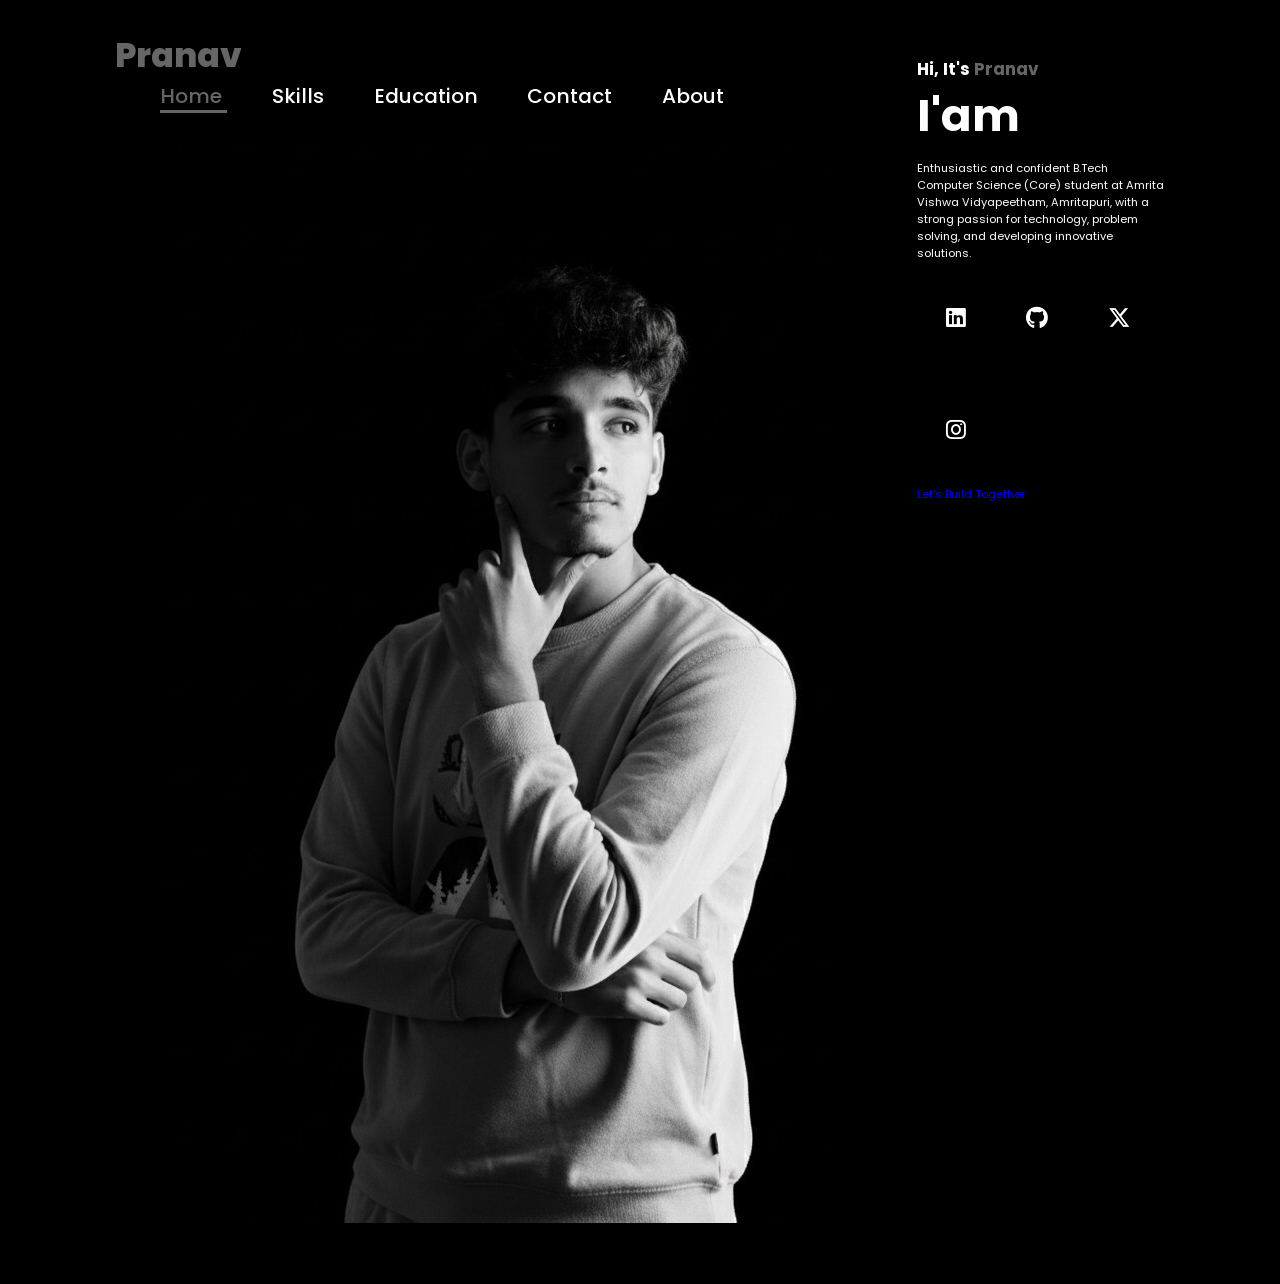
<file: index.html>
<!DOCTYPE html>
<html lang="en">
<head>
    <meta charset="UTF-8">
    <meta name="viewport" content="width=device-width,initial-scale=1.0">
    <title>Personal Portfolio | Pranav vng</title>
    <link rel = "stylesheet" href="style.css">
    <link rel="stylesheet" href="https://cdnjs.cloudflare.com/ajax/libs/font-awesome/6.5.1/css/all.min.css">
</head>
<body>

    <header>
        <a href="#" class="logo">Pranav</a>

        <nav>
            <a href="#" class="active" >Home </a>
            <a href="myskills.html">Skills </a>
            <a href="educational.html">Education </a>
            <a href="contact.html">Contact </a>
            <a href="about.html">About</a>
        </nav>
    </header>
    <section class="home">
       <div class="home-img">
        <img src="pranav.jpg" alt="">
       </div>
       <div class="home-content">
        <h1> Hi, It's<span> Pranav </span></h1>
        <h3 class="typing-text">I'am <span></span></h3>
        <p> Enthusiastic and confident B.Tech Computer Science (Core) student at Amrita Vishwa Vidyapeetham, Amritapuri, with a strong passion for technology, problem solving, and developing innovative solutions.</p>
        <div class="social-icons">
            <a href="https://www.linkedin.com/in/pranav-vng-7544b2381?utm_source=share_via&utm_content=profile&utm_medium=member_android"><i class="fa-brands fa-linkedin"></i></a>
            <a href="https://github.com/pranavvng-bot?tab=overview&from=2026-03-01&to=2026-03-01#:~:text=pranavvng,-%2Dbot"><i class="fa-brands fa-github"></i></a>
            <a href="https://x.com/The_Pranavvng"><i class="fa-brands fa-x-twitter"></i></a>
            <a href="https://www.instagram.com/thepranav_vng?igsh=bWhlcHBhd2FwYm91"><i class="fa-brands fa-instagram"></i></a>

        </div>
        <a href="#" class="btn">Let's Build Together</a>
       </div>
    </section>
    
</body>
</html>
</file>
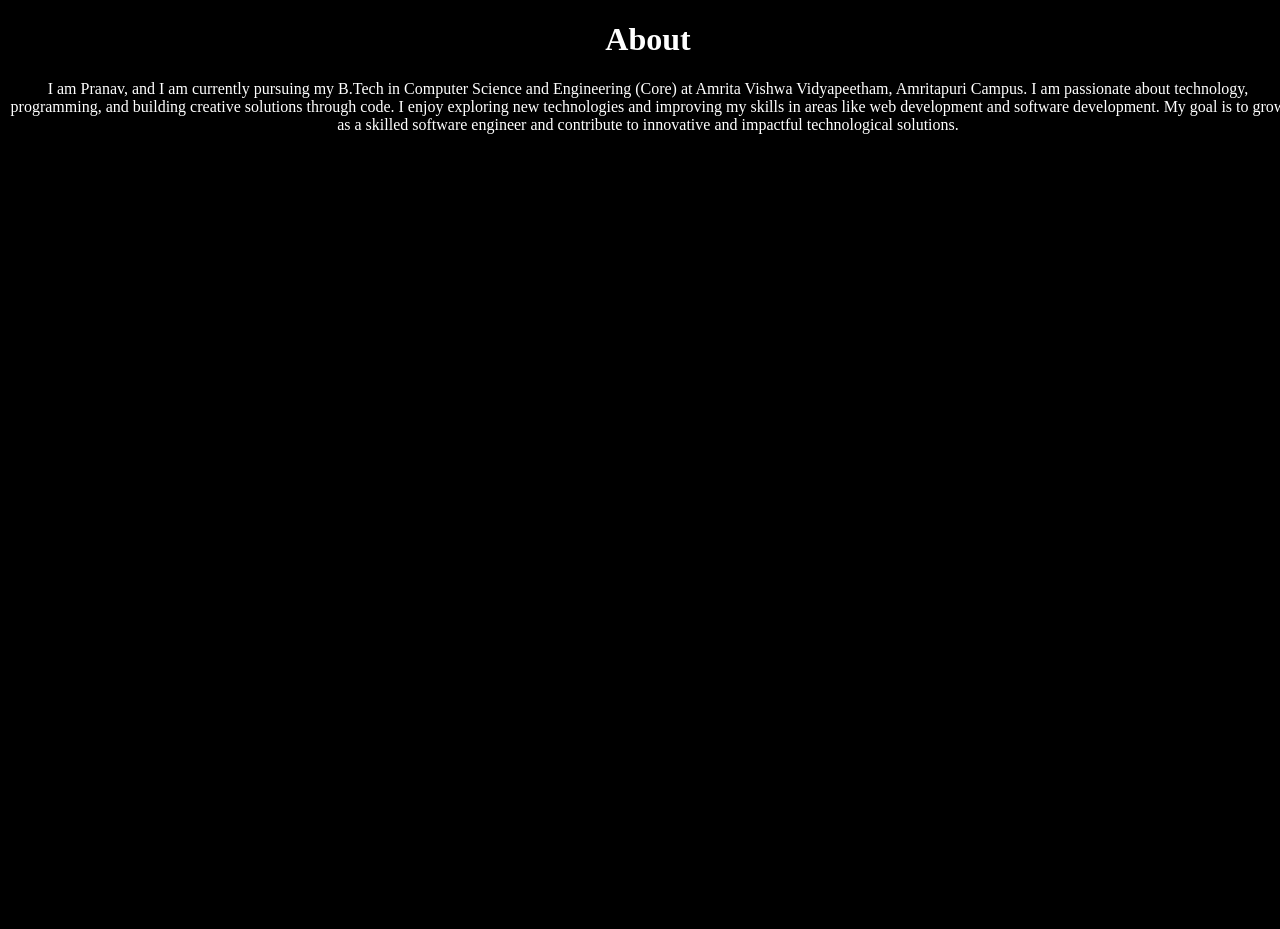
<file: about.html>
<!DOCTYPE html>
<head> <link rel = "stylesheet" href="style1.css"></head>
<html>
    <body>
        <center>
        <h1> About </h1>
        <p> I am Pranav, and I am currently pursuing my B.Tech in Computer Science and Engineering (Core) at Amrita Vishwa Vidyapeetham, Amritapuri Campus. I am passionate about technology, programming, and building creative solutions through code. I enjoy exploring new technologies and improving my skills in areas like web development and software development. My goal is to grow as a skilled software engineer and contribute to innovative and impactful technological solutions. </p>
       </center>
    </body>
</html>
</file>
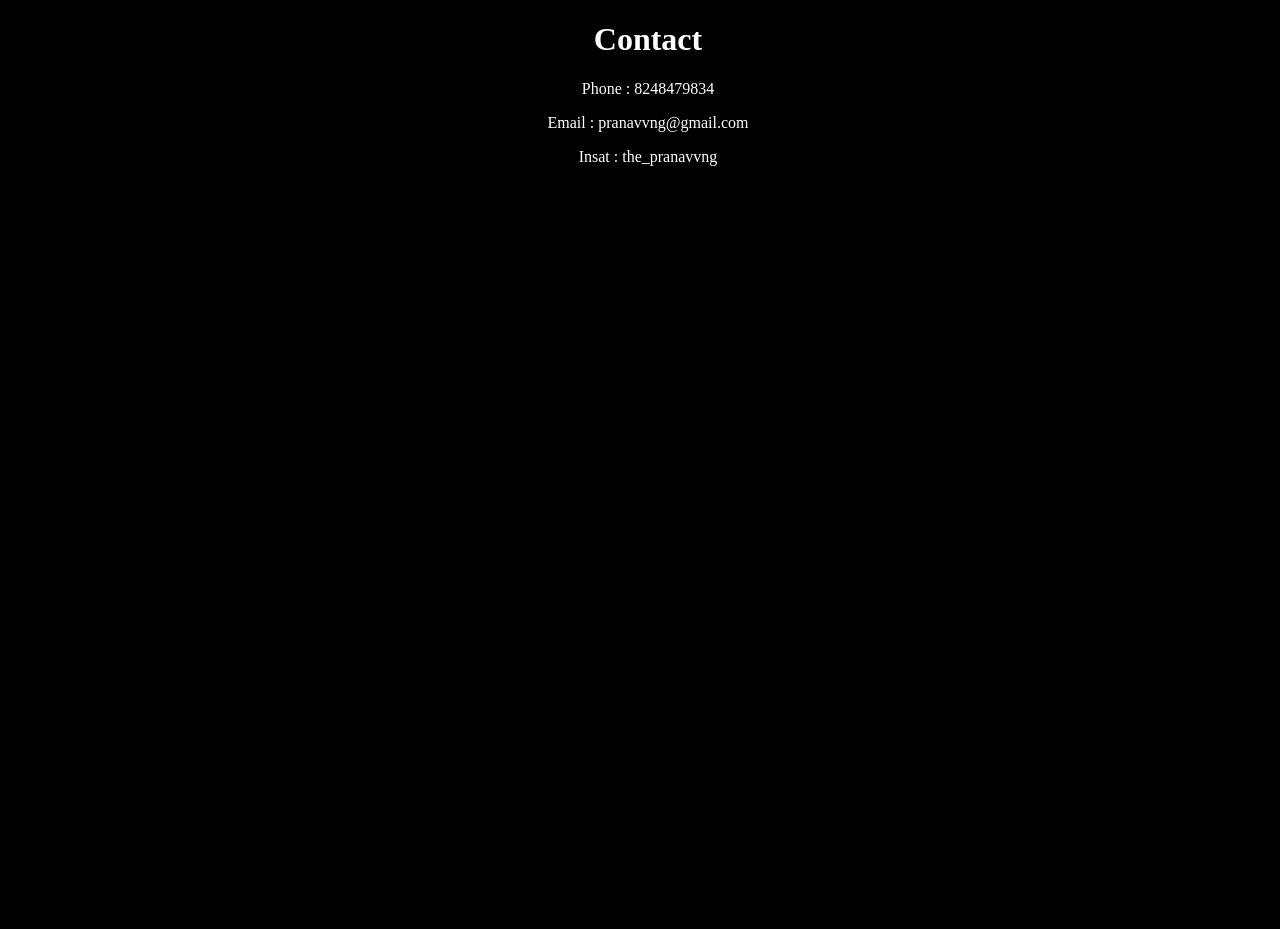
<file: contact.html>
<!DOCTYPE html>
<head> <link rel = "stylesheet" href="style3.css"></head>
<html>
    <body>
        <center>
        <h1> Contact </h1>
        <p> Phone : 8248479834 </p>
        <p> Email : pranavvng@gmail.com </p>
        <p> Insat : the_pranavvng</p>
       </center>
    </body>
</html>
</file>
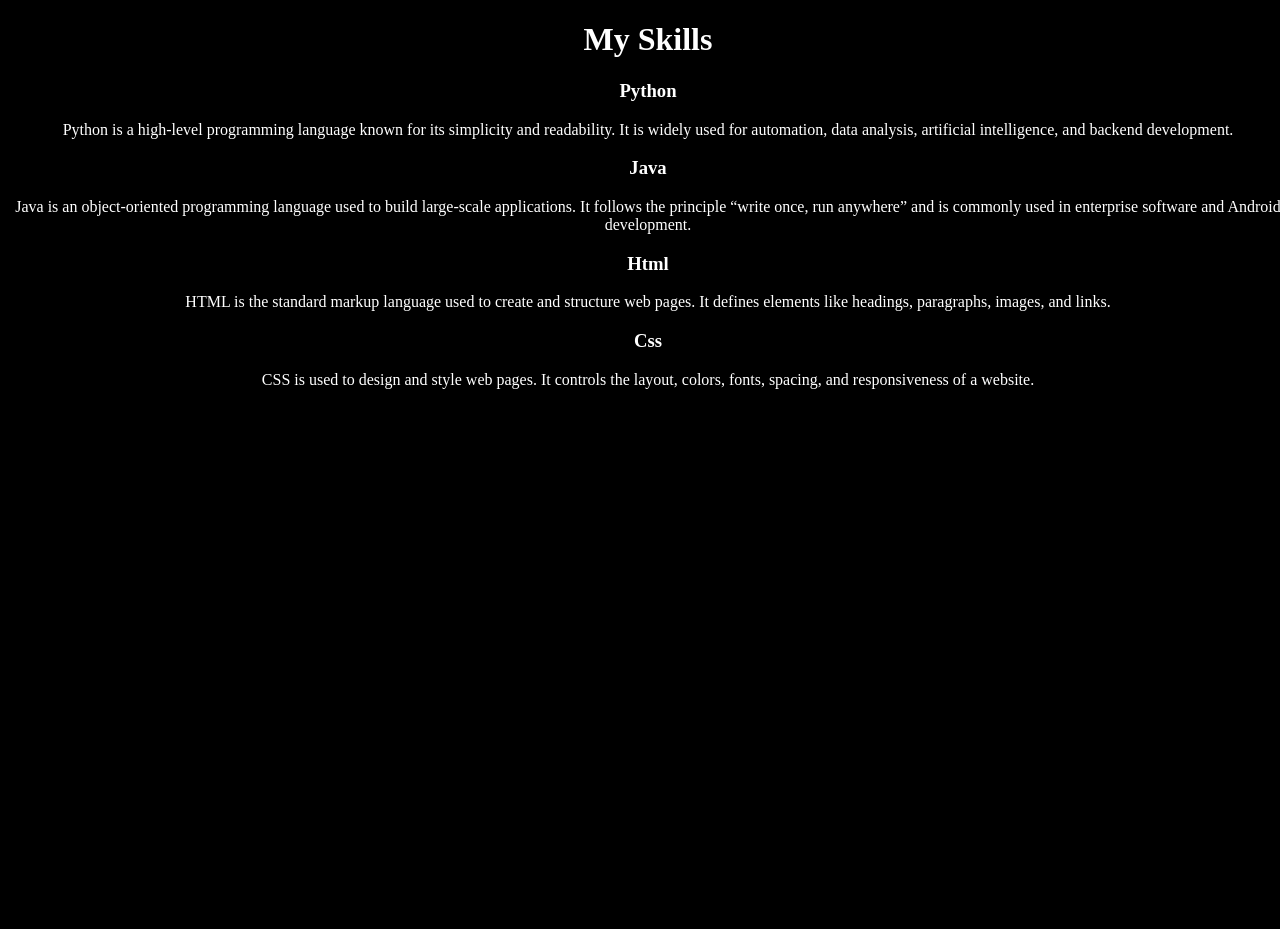
<file: myskills.html>
<!DOCTYPE html>
<head> <link rel = "stylesheet" href="style1.css"></head>
<html>
    <body>
        <center>
        <h1> My Skills </h1>
        <h3> Python</h3>
        <p> Python is a high-level programming language known for its simplicity and readability. It is widely used for automation, data analysis, artificial intelligence, and backend development.
</p>
       <h3> Java </h3>
       <p> Java is an object-oriented programming language used to build large-scale applications. It follows the principle “write once, run anywhere” and is commonly used in enterprise software and Android development.</p>
       <h3> Html </h3>
       <p> HTML is the standard markup language used to create and structure web pages. It defines elements like headings, paragraphs, images, and links.
</p>
       <h3> Css </h3>
       <p>CSS is used to design and style web pages. It controls the layout, colors, fonts, spacing, and responsiveness of a website.</p>
       </center>
    </body>
</html>
</file>
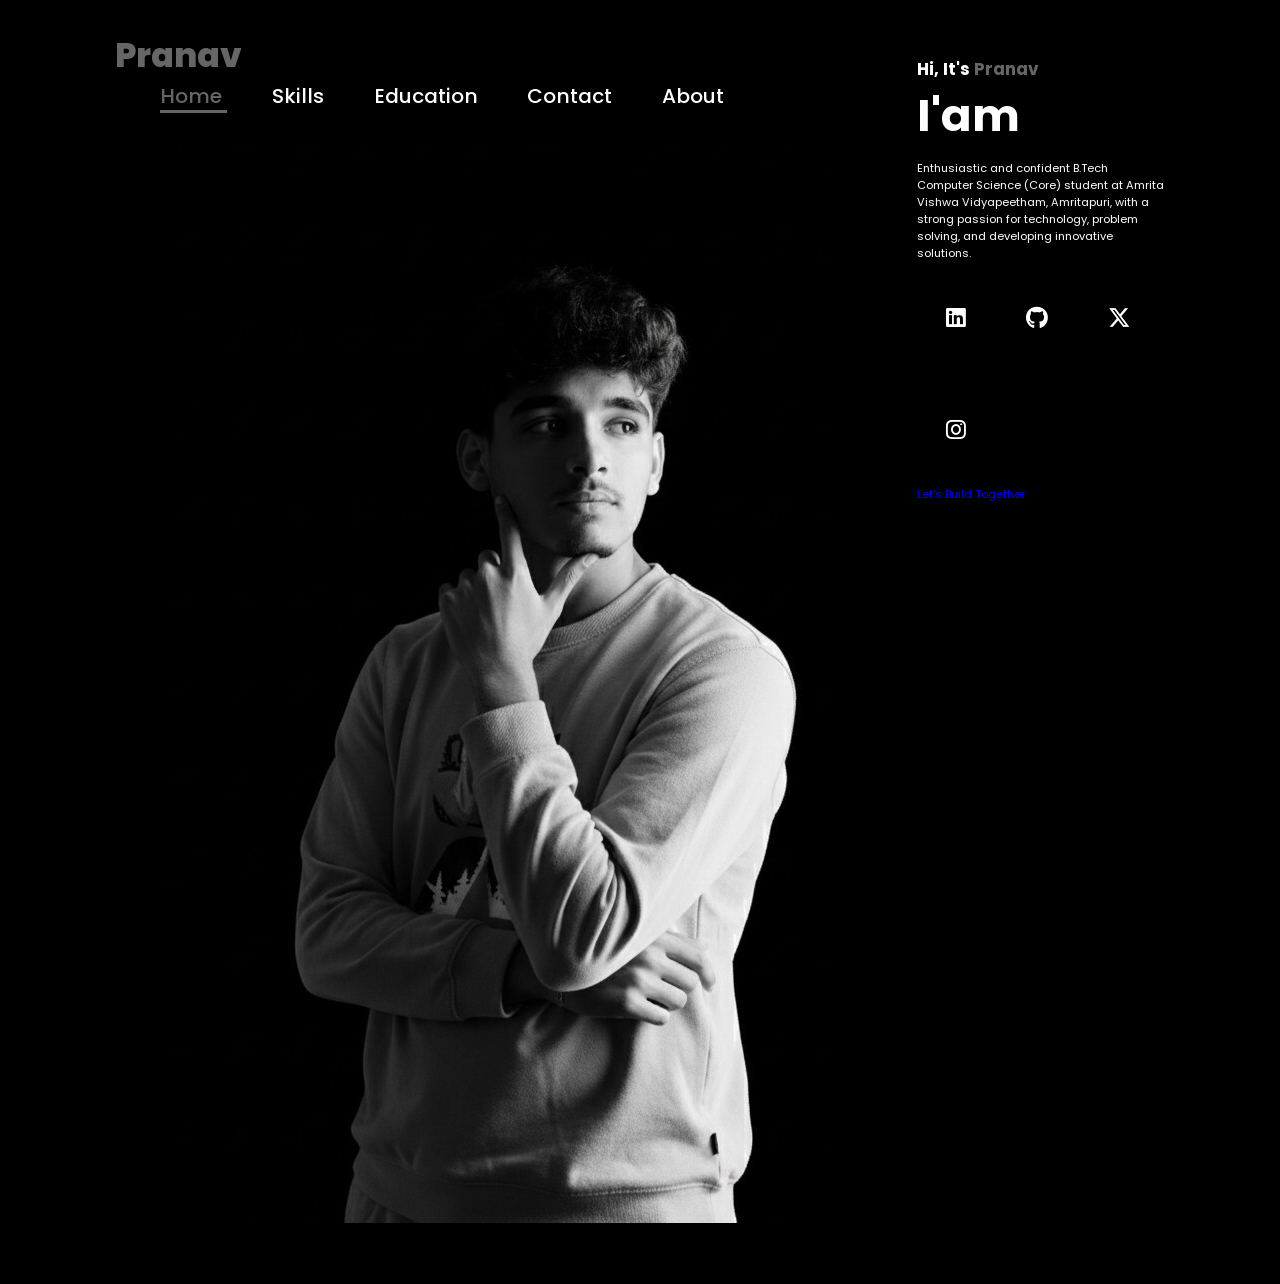
<file: Pranav Portfolio .html>
<!DOCTYPE html>
<html lang="en">
<head>
    <meta charset="UTF-8">
    <meta name="viewport" content="width=device-width,initial-scale=1.0">
    <title>Personal Portfolio | Pranav vng</title>
    <link rel = "stylesheet" href="style.css">
    <link rel="stylesheet" href="https://cdnjs.cloudflare.com/ajax/libs/font-awesome/6.5.1/css/all.min.css">
</head>
<body>

    <header>
        <a href="#" class="logo">Pranav</a>

        <nav>
            <a href="#" class="active" >Home </a>
            <a href="skills1.png">Skills </a>
            <a href="education.png">Education </a>
            <a href="contact.png">Contact </a>
            <a href="about.png">About</a>
        </nav>
    </header>
    <section class="home">
       <div class="home-img">
        <img src="pranav.jpg" alt="">
       </div>
       <div class="home-content">
        <h1> Hi, It's<span> Pranav </span></h1>
        <h3 class="typing-text">I'am <span></span></h3>
        <p> Enthusiastic and confident B.Tech Computer Science (Core) student at Amrita Vishwa Vidyapeetham, Amritapuri, with a strong passion for technology, problem solving, and developing innovative solutions.</p>
        <div class="social-icons">
            <a href="https://www.linkedin.com/in/pranav-vng-7544b2381?utm_source=share_via&utm_content=profile&utm_medium=member_android"><i class="fa-brands fa-linkedin"></i></a>
            <a href="https://github.com/pranavvng-bot?tab=overview&from=2026-03-01&to=2026-03-01#:~:text=pranavvng,-%2Dbot"><i class="fa-brands fa-github"></i></a>
            <a href="https://x.com/The_Pranavvng"><i class="fa-brands fa-x-twitter"></i></a>
            <a href="https://www.instagram.com/thepranav_vng?igsh=bWhlcHBhd2FwYm91"><i class="fa-brands fa-instagram"></i></a>

        </div>
        <a href="#" class="btn">Let's Build Together</a>
       </div>
    </section>
    
</body>
</html>
</file>
<file: style.css>
@import url('https://fonts.googleapis.com/css2?family=Poppins:wght@300;400;500;600;700;800;900&display=swap');

*{
    margin: 0;
    padding: 0;
    box-sizing: border-box;
    text-decoration: none;
    border: none;
    font-family: 'Poppins',sans-serif;
}

html{
    font-size:70%;

}

body{

    width: 100%;
    height: 100vh;
    overflow-x: hidden;
    background-color:  rgb(0, 0, 0);;
    color: white;

}

header{

    margin-top: 20px;
    position: fixed;
    top: 0;
    left: 0;
    width: 100%;
    padding: 1rem 9%;
    background-color:transparent;
    filter:drop-shadow(10px);
    justify-content: space-between;
    align-items: center;
    z-index: 100;
}
.logo{
    font-size: 3rem;
    color:rgb(102, 102, 102);
    font-weight: 800;
    cursor: pointer;
    transitions:0.5s ease;

}
.logo:hover{
    transform: scale(1.1);
}

nav a{
    font-size: 1.8rem;
    color: white;
    margin-left: 4rem;
    font-weight: 500;
    transition: 0.3s ease;
    border-bottom: 3px solid transparent;
    
}

nav.a:hover,
nav a.active{
    color:rgb(102, 102, 102);
    border-bottom: 3px solid rgb(102, 102, 102);
}

@media(max-width:995px){
    nav{
        position: absolute;
        top: 100%;
        right: 0;
        width: 40%;
        border-left: 3px solid rgb(102, 102, 102);
        border-bottom-left-radius: 2rem;
        padding: 1rem solid;
        background-color: rgb(103, 101, 101);
        border-top: 0.1rem solid rgb(61, 60, 60);

    }

    nav:active{
        display: block;

    }
    
    nav a{
        display: block;
        font-size: 2rem;
        margin: 3rem 0;
    }

    nav s:hover,
    nav a.active{
        padding: 1rem;
        border-radius: 0.5rem;
        border-bottom: 0.5rem solid rgb(102, 102, 102);
    }

}

section{
    min-height: 100vh;
    padding: 5rem 9% 5rem;

}

.home{
    display: flex;
    justify-content: center;
    align-content: center;
    gap:8rem;
    background-color: black;
}

.home.home-content h1{
    font-size: 6rem;
    font-weight: 700;
    line-height: 1.3;
}

span{
    color: rgb(102, 102, 102);

}

.home-content h3{
    font-size: 4rem;
    margin-bottom: 1rem;
    font-weight: 700;

}

.social-icons a{
    display: inline-flex;
    justify-content: center;
    align-items: center;
    width: 4rem;
    height: 4rem;
    background-color: transparent;
    border: 0.2rem;
    font-size: 2rem;
    border-radius: 50%;
    margin: 3rem 1.5rem 3rem;
    transition: 0.3ease;
    color: white;
}
.social-icons a:hover{
    color: rgb(102, 102, 102);
    transform: scale(1.3);
    background-color:rgb(74, 57, 57) ;
    box-shadow: 0 0 25px rgb(196, 194, 194);
}
</file>
<file: style1.css>
body{
    width: 100%;
    height: 100vh;
    overflow-x: hidden;
    background-color: black;
    color: white;
}
</file>
<file: style3.css>
body{
    width: 100%;
    height: 100vh;
    overflow-x: hidden;
    background-color: black;
    color: white;
}
</file>
